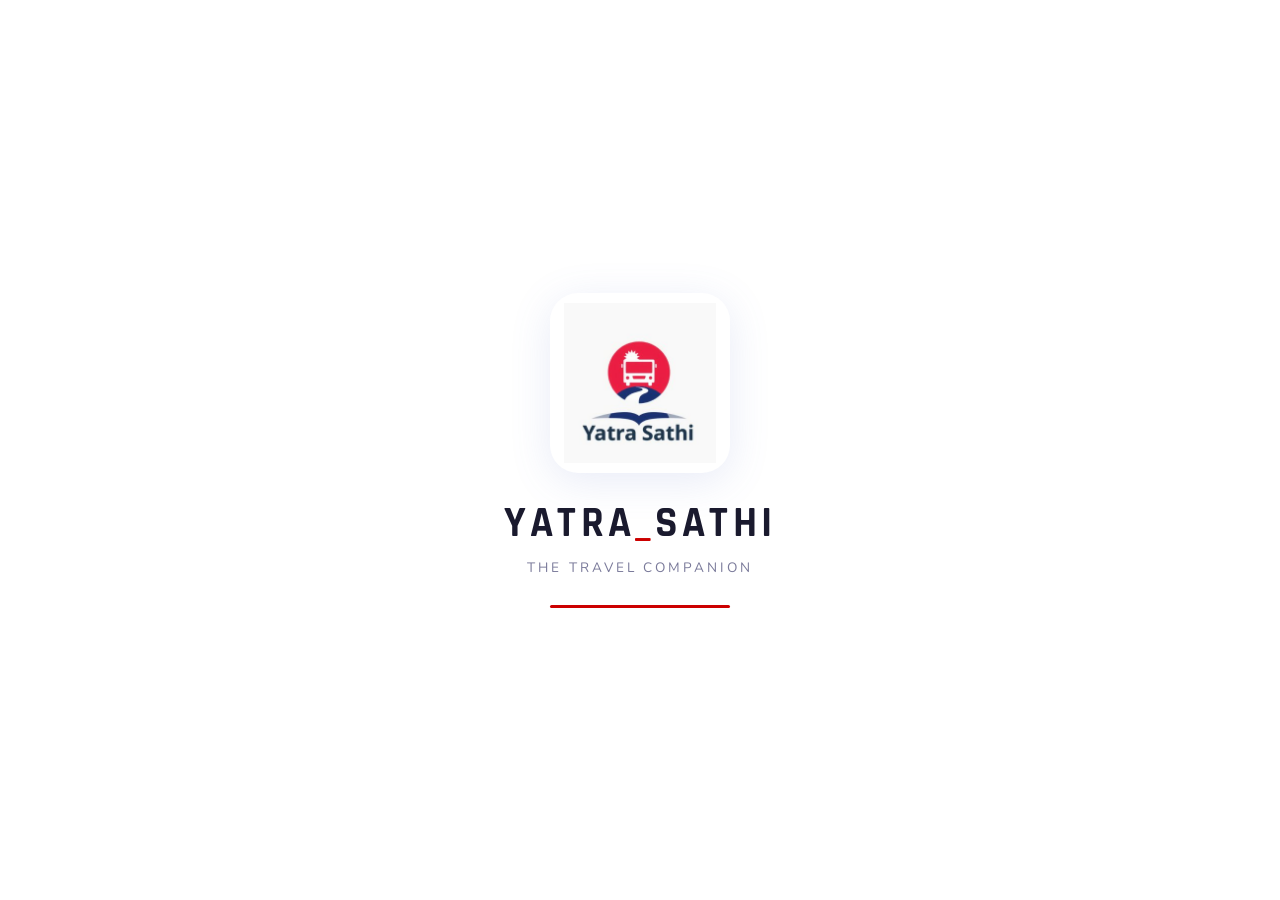
<file: index.html>
<!DOCTYPE html>
<html lang="en">

<head>
    <meta charset="UTF-8" />
    <meta name="viewport" content="width=device-width, initial-scale=1.0" />
    <title>YATRA_SATHI</title>
    <link href="https://fonts.googleapis.com/css2?family=Rajdhani:wght@600;700&family=Nunito:wght@400;600&display=swap"
        rel="stylesheet" />
    <style>
        *,
        *::before, sorry
        *::after {
            box-sizing: border-box;
            margin: 0;
            padding: 0;
        }

        html {
            scroll-behavior: smooth;
        }

        /* ── SPLASH SCREEN ── */
        .splash {
            position: fixed;
            inset: 0;
            z-index: 999;
            background: #ffffff;
            display: flex;
            flex-direction: column;
            align-items: center;
            justify-content: center;
            gap: 0px;
            transition: opacity 0.6s ease;
        }

        .splash.fade-out {
            opacity: 0;
            pointer-events: none;
        }

        .splash.hidden {
            display: none;
        }

        .splash-logo {
            width: 180px;
            height: 180px;
            border-radius: 28px;
            background: #fff;
            overflow: hidden;
            display: flex;
            align-items: center;
            justify-content: center;
            padding: 10px;
            box-shadow: 0 8px 40px rgba(100, 120, 200, 0.15);
            opacity: 0;
            transform: scale(0.6);
            transition: opacity 0.6s ease, transform 0.7s cubic-bezier(0.22, 1, 0.36, 1);
        }

        .splash-logo.show {
            opacity: 1;
            transform: scale(1);
        }

        .splash-logo img {
            width: 100%;
            height: 100%;
            object-fit: contain;
        }

        .splash-title {
            font-family: 'Rajdhani', sans-serif;
            font-size: 2.6rem;
            font-weight: 700;
            letter-spacing: 0.10em;
            color: #1a1a2e;
            margin-top: 24px;
            opacity: 0;
            transform: translateY(16px);
            transition: opacity 0.6s ease 0.3s, transform 0.6s ease 0.3s;
        }

        .splash-title span {
            color: #cc0000;
        }

        .splash-title.show {
            opacity: 1;
            transform: translateY(0);
        }

        .splash-motto {
            font-size: 0.85rem;
            letter-spacing: 0.22em;
            text-transform: uppercase;
            color: #7a7a9a;
            margin-top: 8px;
            opacity: 0;
            transform: translateY(10px);
            transition: opacity 0.6s ease 0.5s, transform 0.6s ease 0.5s;
        }

        .splash-motto.show {
            opacity: 1;
            transform: translateY(0);
        }

        .splash-bar {
            width: 0px;
            height: 3px;
            background: #cc0000;
            border-radius: 2px;
            margin-top: 28px;
            transition: width 2s cubic-bezier(0.4, 0, 0.2, 1) 0.7s;
        }

        .splash-bar.grow {
            width: 180px;
        }

        /* Flying logo animation */
        .splash-logo.fly {
            transition: opacity 0.5s ease, transform 0.8s cubic-bezier(0.4, 0, 0.2, 1), width 0.8s cubic-bezier(0.4, 0, 0.2, 1), height 0.8s cubic-bezier(0.4, 0, 0.2, 1), border-radius 0.8s ease, box-shadow 0.5s ease;
        }

        /* ── MAIN PAGE ── */
        body {
            font-family: 'Nunito', sans-serif;
            min-height: 100vh;
            display: flex;
            flex-direction: column;
            align-items: center;
            justify-content: center;
            background: #ffffff;
            background-image:
                radial-gradient(ellipse 80% 60% at 20% 10%, #eef2ff 0%, transparent 60%),
                radial-gradient(ellipse 60% 50% at 80% 90%, #fff0f2 0%, transparent 60%),
                radial-gradient(ellipse 50% 40% at 50% 50%, #f9f9ff 0%, transparent 70%);
            animation: bgShift 8s ease-in-out infinite alternate;
            overflow: hidden;
            position: relative;
            color: #1a1a2e;
        }

        @keyframes bgShift {
            0% {
                background-image: radial-gradient(ellipse 80% 60% at 20% 10%, #eef2ff 0%, transparent 60%), radial-gradient(ellipse 60% 50% at 80% 90%, #fff0f2 0%, transparent 60%), radial-gradient(ellipse 50% 40% at 50% 50%, #f9f9ff 0%, transparent 70%);
            }

            50% {
                background-image: radial-gradient(ellipse 80% 60% at 70% 20%, #f5f0ff 0%, transparent 60%), radial-gradient(ellipse 60% 50% at 20% 80%, #fff5f0 0%, transparent 60%), radial-gradient(ellipse 50% 40% at 50% 50%, #f8fffc 0%, transparent 70%);
            }

            100% {
                background-image: radial-gradient(ellipse 80% 60% at 50% 80%, #f0f8ff 0%, transparent 60%), radial-gradient(ellipse 60% 50% at 30% 20%, #fff0f5 0%, transparent 60%), radial-gradient(ellipse 50% 40% at 50% 50%, #fffaf0 0%, transparent 70%);
            }
        }

        body::before {
            content: '';
            position: fixed;
            inset: 0;
            background-image: radial-gradient(circle, #c8c8d8 1px, transparent 1px);
            background-size: 36px 36px;
            opacity: 0.25;
            z-index: 0;
            pointer-events: none;
        }

        /* ── CARD ── */
        .card {
            position: relative;
            z-index: 10;
            background: rgba(255, 255, 255, 0.70);
            border: 1px solid rgba(200, 210, 255, 0.50);
            border-radius: 28px;
            padding: 52px 60px 48px;
            max-width: 520px;
            width: 92%;
            text-align: center;
            backdrop-filter: blur(20px);
            box-shadow: 0 4px 24px rgba(100, 120, 200, 0.10), 0 1px 0 rgba(255, 255, 255, 0.9) inset;
            opacity: 0;
            transform: translateY(30px);
            transition: opacity 0.7s ease, transform 0.7s cubic-bezier(0.22, 1, 0.36, 1);
        }

        .card.show {
            opacity: 1;
            transform: translateY(0);
        }

        /* ── LOGO IN CARD ── */
        .logo-wrap {
            width: 150px;
            height: 150px;
            margin: 0 auto 20px;
            border-radius: 20px;
            overflow: hidden;
            background: #ffffff;
            display: flex;
            align-items: center;
            justify-content: center;
            padding: 8px;
            box-shadow: 0 4px 20px rgba(100, 120, 200, 0.12), 0 0 0 1px rgba(200, 210, 255, 0.4);
            opacity: 0;
            transition: opacity 0.4s ease;
        }

        .logo-wrap.show {
            opacity: 1;
        }

        .logo-wrap img {
            width: 100%;
            height: 100%;
            object-fit: contain;
        }

        .title {
            font-family: 'Rajdhani', sans-serif;
            font-size: clamp(2rem, 6vw, 2.8rem);
            font-weight: 700;
            letter-spacing: 0.08em;
            color: #1a1a2e;
            line-height: 1;
        }

        .title span {
            color: #cc0000;
        }

        .motto {
            font-size: 0.88rem;
            letter-spacing: 0.22em;
            text-transform: uppercase;
            color: #7a7a9a;
            margin: 10px 0 28px;
        }

        .divider {
            width: 44px;
            height: 2.5px;
            background: #cc0000;
            margin: 0 auto 28px;
            border-radius: 2px;
        }

        .question {
            font-size: 1rem;
            font-weight: 600;
            color: #4a4a6a;
            margin-bottom: 26px;
        }

        /* ── BUTTONS ── */
        .btn-group {
            display: flex;
            gap: 18px;
            justify-content: center;
        }

        .role-btn {
            position: relative;
            width: 170px;
            height: 62px;
            border-radius: 14px;
            border: 2.5px solid #1a3aff;
            background-color: #cc0000;
            color: #ffffff;
            font-family: 'Rajdhani', sans-serif;
            font-size: 1.15rem;
            font-weight: 700;
            letter-spacing: 0.06em;
            cursor: pointer;
            overflow: hidden;
            transition: transform 0.22s ease, box-shadow 0.22s ease;
            outline: none;
        }

        .role-btn:hover {
            transform: translateY(-4px) scale(1.03);
            box-shadow: 0 10px 28px rgba(204, 0, 0, 0.28), 0 0 0 2px #1a3aff;
        }

        .role-btn .btn-label {
            position: relative;
            z-index: 2;
            transition: opacity 0.35s ease;
            display: block;
        }

        .role-btn .btn-img {
            position: absolute;
            inset: 0;
            background-size: cover;
            background-position: center;
            opacity: 0;
            transition: opacity 0.45s ease;
            z-index: 1;
        }

        .role-btn .btn-img::after {
            content: '';
            position: absolute;
            inset: 0;
            background: rgba(0, 0, 0, 0.30);
        }

        .role-btn:hover .btn-img {
            opacity: 1;
        }

        .role-btn:hover .btn-label {
            opacity: 0;
        }

        #btn-driver .btn-img {
            background-image: url('driver.jpg');
        }

        #btn-passenger .btn-img {
            background-image: url('passenger.jpg');
        }

        /* Flying logo overlay for button click */
        .fly-logo {
            position: fixed;
            z-index: 999;
            background: #fff;
            border-radius: 20px;
            overflow: hidden;
            display: flex;
            align-items: center;
            justify-content: center;
            padding: 6px;
            box-shadow: 0 4px 20px rgba(100, 120, 200, 0.14);
            pointer-events: none;
            transition: top 0.7s cubic-bezier(0.4, 0, 0.2, 1),
                left 0.7s cubic-bezier(0.4, 0, 0.2, 1),
                width 0.7s cubic-bezier(0.4, 0, 0.2, 1),
                height 0.7s cubic-bezier(0.4, 0, 0.2, 1),
                border-radius 0.7s ease,
                opacity 0.3s ease 0.6s;
        }

        .fly-logo img {
            width: 100%;
            height: 100%;
            object-fit: contain;
        }

        .fly-logo.gone {
            opacity: 0;
        }

        /* Card fade out on click */
        .card.exit {
            opacity: 0 !important;
            transform: scale(0.96) translateY(10px) !important;
            transition: opacity 0.45s ease, transform 0.45s ease !important;
        }

        @media (max-width: 480px) {
            .card {
                padding: 36px 22px 32px;
            }

            .btn-group {
                flex-direction: column;
                align-items: center;
            }

            .role-btn {
                width: 100%;
            }
        }
    </style>
</head>

<body>

    <!-- SPLASH SCREEN -->
    <div class="splash" id="splash">
        <div class="splash-logo" id="splashLogo">
            <img src="[data-uri]"
                alt="YATRA_SATHI Logo" />
        </div>
        <div class="splash-title" id="splashTitle">YATRA<span>_</span>SATHI</div>
        <div class="splash-motto" id="splashMotto">The Travel Companion</div>
        <div class="splash-bar" id="splashBar"></div>
    </div>

    <!-- MAIN CARD -->
    <div class="card" id="mainCard">
        <div class="logo-wrap" id="cardLogo">
            <img src="[data-uri]"
                alt="YATRA_SATHI Logo" />
        </div>
        <h1 class="title">YATRA<span>_</span>SATHI</h1>
        <p class="motto">The Travel Companion</p>
        <div class="divider"></div>
        <p class="question">How would you like to continue?</p>
        <div class="btn-group">
            <button class="role-btn" id="btn-driver" onclick="selectRole('driver')">
                <div class="btn-img"></div>
                <span class="btn-label">🚗 Driver</span>
            </button>
            <button class="role-btn" id="btn-passenger" onclick="selectRole('passenger')">
                <div class="btn-img"></div>
                <span class="btn-label">🧳 Passenger</span>
            </button>
        </div>
    </div>

    <p class="tag">YATRA_SATHI &mdash; Your Journey, Our Priority</p>

    <script>
        var splashLogo = document.getElementById('splashLogo');
        var splashTitle = document.getElementById('splashTitle');
        var splashMotto = document.getElementById('splashMotto');
        var splashBar = document.getElementById('splashBar');
        var splash = document.getElementById('splash');
        var mainCard = document.getElementById('mainCard');
        var cardLogo = document.getElementById('cardLogo');

        // Phase 1 — logo pops in
        setTimeout(function () {
            splashLogo.classList.add('show');
        }, 100);

        // Phase 2 — title + motto fade in
        setTimeout(function () {
            splashTitle.classList.add('show');
            splashMotto.classList.add('show');
        }, 400);

        // Phase 3 — loading bar grows
        setTimeout(function () {
            splashBar.classList.add('grow');
        }, 600);

        // Phase 4 — fly logo to card position
        setTimeout(function () {
            // Get splash logo position
            var splashRect = splashLogo.getBoundingClientRect();

            // Show card (invisible) so we can measure the cardLogo position
            mainCard.style.opacity = '0';
            mainCard.style.transform = 'translateY(0)';
            mainCard.style.transition = 'none';
            mainCard.classList.add('show');
            cardLogo.classList.add('show');

            var cardRect = cardLogo.getBoundingClientRect();

            // Reset card to invisible for final reveal
            mainCard.style.opacity = '0';
            mainCard.style.transform = 'translateY(30px)';

            // Calculate delta
            var dx = cardRect.left - splashRect.left;
            var dy = cardRect.top - splashRect.top;
            var scaleX = cardRect.width / splashRect.width;
            var scaleY = cardRect.height / splashRect.height;

            // Fade out text on splash
            splashTitle.style.transition = 'opacity 0.3s ease';
            splashMotto.style.transition = 'opacity 0.3s ease';
            splashBar.style.transition = 'opacity 0.3s ease';
            splashTitle.style.opacity = '0';
            splashMotto.style.opacity = '0';
            splashBar.style.opacity = '0';

            // Fly the splash logo to card logo position
            splashLogo.classList.add('fly');
            splashLogo.style.transform = 'scale(1) translate(' + dx + 'px, ' + dy + 'px) scale(' + scaleX + ')';
            splashLogo.style.borderRadius = '20px';
            splashLogo.style.boxShadow = '0 4px 20px rgba(100,120,200,0.12)';

        }, 2800);

        // Phase 5 — reveal main card, hide splash
        setTimeout(function () {
            // Fade out splash
            splash.classList.add('fade-out');

            // Reveal main card
            mainCard.style.transition = 'opacity 0.7s ease, transform 0.7s cubic-bezier(0.22,1,0.36,1)';
            mainCard.style.opacity = '1';
            mainCard.style.transform = 'translateY(0)';
            cardLogo.style.opacity = '1';

        }, 3500);

        // Phase 6 — remove splash from DOM
        setTimeout(function () {
            splash.classList.add('hidden');
        }, 4200);

        function selectRole(role) {
            var dest = role === 'driver' ? 'driver-login.html' : 'passenger-login.html';

            // 1. Get card logo's current position & size
            var cardLogoEl = document.getElementById('cardLogo');
            var rect = cardLogoEl.getBoundingClientRect();

            // 2. Create a flying clone of the logo at the exact same position
            var flyEl = document.createElement('div');
            flyEl.className = 'fly-logo';
            flyEl.style.top = rect.top + 'px';
            flyEl.style.left = rect.left + 'px';
            flyEl.style.width = rect.width + 'px';
            flyEl.style.height = rect.height + 'px';
            flyEl.innerHTML = cardLogoEl.innerHTML;
            document.body.appendChild(flyEl);

            // 3. Fade out the card
            document.getElementById('mainCard').classList.add('exit');

            // 4. After a tiny frame, fly the logo to top-left (topbar position)
            requestAnimationFrame(function () {
                requestAnimationFrame(function () {
                    flyEl.style.top = '14px';
                    flyEl.style.left = '20px';
                    flyEl.style.width = '46px';
                    flyEl.style.height = '46px';
                    flyEl.style.borderRadius = '10px';
                });
            });

            // 5. Navigate after animation completes
            setTimeout(function () {
                window.location.href = dest;
            }, 850);
        }
    </script>
</body>

</html>
</file>
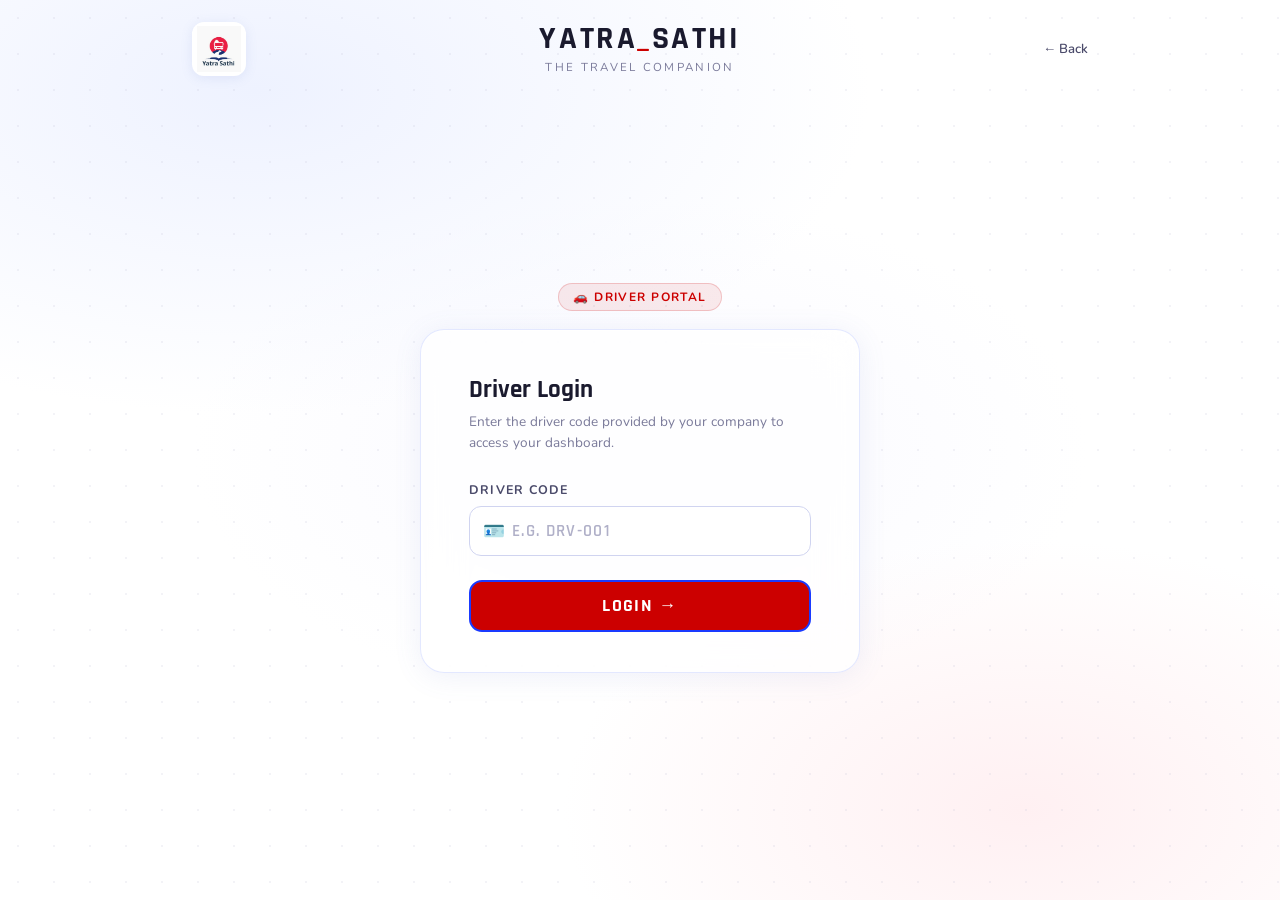
<file: driver-login.html>
<!DOCTYPE html>
<html lang="en">

<head>
    <meta charset="UTF-8" />
    <meta name="viewport" content="width=device-width, initial-scale=1.0" />
    <title>Driver Login — YATRA_SATHI</title>
    <link
        href="https://fonts.googleapis.com/css2?family=Rajdhani:wght@600;700&family=Nunito:wght@400;600;700&display=swap"
        rel="stylesheet" />
    <style>
        *,
        *::before,
        *::after {
            box-sizing: border-box;
            margin: 0;
            padding: 0;
        }

        body {
            font-family: 'Nunito', sans-serif;
            min-height: 100vh;
            background: #ffffff;
            background-image:
                radial-gradient(ellipse 80% 60% at 20% 10%, #eef2ff 0%, transparent 60%),
                radial-gradient(ellipse 60% 50% at 80% 90%, #fff0f2 0%, transparent 60%),
                radial-gradient(ellipse 50% 40% at 50% 50%, #f9f9ff 0%, transparent 70%);
            animation: bgShift 8s ease-in-out infinite alternate;
            display: flex;
            flex-direction: column;
            align-items: center;
            color: #1a1a2e;
            position: relative;
            overflow-x: hidden;
        }

        @keyframes bgShift {
            0% {
                background-image: radial-gradient(ellipse 80% 60% at 20% 10%, #eef2ff 0%, transparent 60%), radial-gradient(ellipse 60% 50% at 80% 90%, #fff0f2 0%, transparent 60%), radial-gradient(ellipse 50% 40% at 50% 50%, #f9f9ff 0%, transparent 70%);
            }

            50% {
                background-image: radial-gradient(ellipse 80% 60% at 70% 20%, #f5f0ff 0%, transparent 60%), radial-gradient(ellipse 60% 50% at 20% 80%, #fff5f0 0%, transparent 60%), radial-gradient(ellipse 50% 40% at 50% 50%, #f8fffc 0%, transparent 70%);
            }

            100% {
                background-image: radial-gradient(ellipse 80% 60% at 50% 80%, #f0f8ff 0%, transparent 60%), radial-gradient(ellipse 60% 50% at 30% 20%, #fff0f5 0%, transparent 60%), radial-gradient(ellipse 50% 40% at 50% 50%, #fffaf0 0%, transparent 70%);
            }
        }

        body::before {
            content: '';
            position: fixed;
            inset: 0;
            background-image: radial-gradient(circle, #c8c8d8 1px, transparent 1px);
            background-size: 36px 36px;
            opacity: 0.22;
            z-index: 0;
            pointer-events: none;
        }

        /* ── TOP BAR ── */
        .topbar {
            position: relative;
            z-index: 10;
            width: 100%;
            max-width: 960px;
            display: flex;
            align-items: center;
            justify-content: space-between;
            padding: 22px 32px 0;
            animation: fadeDown 0.6s cubic-bezier(0.22, 1, 0.36, 1) both;
        }

        @keyframes fadeDown {
            from {
                opacity: 0;
                transform: translateY(-16px);
            }

            to {
                opacity: 1;
                transform: translateY(0);
            }
        }

        /* Logo — top left */
        .logo-link {
            display: flex;
            align-items: center;
            gap: 12px;
            text-decoration: none;
        }

        .logo-img {
            width: 54px;
            height: 54px;
            border-radius: 12px;
            overflow: hidden;
            background: #fff;
            box-shadow: 0 2px 12px rgba(100, 120, 200, 0.13);
            display: flex;
            align-items: center;
            justify-content: center;
            padding: 4px;
            flex-shrink: 0;
        }

        .logo-img img {
            width: 100%;
            height: 100%;
            object-fit: contain;
        }

        .logo-text {
            font-family: 'Rajdhani', sans-serif;
            font-size: 1.1rem;
            font-weight: 700;
            color: #1a1a2e;
            letter-spacing: 0.06em;
            line-height: 1.1;
        }

        .logo-text span {
            color: #cc0000;
        }

        .logo-sub {
            font-size: 0.65rem;
            color: #7a7a9a;
            letter-spacing: 0.15em;
            text-transform: uppercase;
        }

        /* Center title */
        .center-title {
            position: absolute;
            left: 50%;
            transform: translateX(-50%);
            text-align: center;
            pointer-events: none;
        }

        .center-title h1 {
            font-family: 'Rajdhani', sans-serif;
            font-size: clamp(1.4rem, 3vw, 2rem);
            font-weight: 700;
            letter-spacing: 0.08em;
            color: #1a1a2e;
            line-height: 1;
        }

        .center-title h1 span {
            color: #cc0000;
        }

        .center-title p {
            font-size: 0.72rem;
            letter-spacing: 0.2em;
            text-transform: uppercase;
            color: #7a7a9a;
            margin-top: 4px;
        }

        /* Back link — top right */
        .back-link {
            font-size: 0.82rem;
            color: #4a4a6a;
            text-decoration: none;
            font-weight: 600;
            display: flex;
            align-items: center;
            gap: 5px;
            transition: color 0.2s;
        }

        .back-link:hover {
            color: #cc0000;
        }

        /* ── LOGIN CARD ── */
        .login-wrap {
            position: relative;
            z-index: 10;
            display: flex;
            flex-direction: column;
            align-items: center;
            justify-content: center;
            flex: 1;
            width: 100%;
            padding: 40px 20px 60px;
        }

        .badge {
            display: inline-flex;
            align-items: center;
            gap: 6px;
            background: rgba(204, 0, 0, 0.08);
            border: 1px solid rgba(204, 0, 0, 0.18);
            border-radius: 20px;
            padding: 5px 14px;
            font-size: 0.75rem;
            font-weight: 700;
            letter-spacing: 0.12em;
            text-transform: uppercase;
            color: #cc0000;
            margin-bottom: 18px;
            animation: fadeUp 0.5s 0.1s cubic-bezier(0.22, 1, 0.36, 1) both;
        }

        .card {
            background: rgba(255, 255, 255, 0.75);
            border: 1px solid rgba(200, 210, 255, 0.50);
            border-radius: 24px;
            padding: 44px 48px 40px;
            width: 100%;
            max-width: 440px;
            backdrop-filter: blur(20px);
            -webkit-backdrop-filter: blur(20px);
            box-shadow: 0 4px 28px rgba(100, 120, 200, 0.10), 0 1px 0 rgba(255, 255, 255, 0.9) inset;
            animation: fadeUp 0.6s 0.15s cubic-bezier(0.22, 1, 0.36, 1) both;
        }

        @keyframes fadeUp {
            from {
                opacity: 0;
                transform: translateY(24px);
            }

            to {
                opacity: 1;
                transform: translateY(0);
            }
        }

        .card-title {
            font-family: 'Rajdhani', sans-serif;
            font-size: 1.55rem;
            font-weight: 700;
            color: #1a1a2e;
            margin-bottom: 6px;
        }

        .card-sub {
            font-size: 0.85rem;
            color: #7a7a9a;
            margin-bottom: 28px;
            line-height: 1.5;
        }

        /* Input */
        .field {
            margin-bottom: 20px;
        }

        .field label {
            display: block;
            font-size: 0.78rem;
            font-weight: 700;
            letter-spacing: 0.1em;
            text-transform: uppercase;
            color: #4a4a6a;
            margin-bottom: 8px;
        }

        .input-wrap {
            position: relative;
            display: flex;
            align-items: center;
        }

        .input-icon {
            position: absolute;
            left: 14px;
            font-size: 1.1rem;
            pointer-events: none;
            color: #9090b0;
        }

        .field input {
            width: 100%;
            padding: 13px 14px 13px 42px;
            border: 1.5px solid #d0d4f0;
            border-radius: 12px;
            font-family: 'Rajdhani', sans-serif;
            font-size: 1.05rem;
            font-weight: 600;
            letter-spacing: 0.08em;
            color: #1a1a2e;
            background: rgba(255, 255, 255, 0.8);
            outline: none;
            transition: border-color 0.2s, box-shadow 0.2s;
            text-transform: uppercase;
        }

        .field input::placeholder {
            color: #b0b0c8;
            font-weight: 600;
            text-transform: uppercase;
        }

        .field input:focus {
            border-color: #1a3aff;
            box-shadow: 0 0 0 3px rgba(26, 58, 255, 0.10);
        }

        /* Error message */
        .error-msg {
            display: none;
            background: rgba(204, 0, 0, 0.07);
            border: 1px solid rgba(204, 0, 0, 0.2);
            border-radius: 10px;
            padding: 10px 14px;
            font-size: 0.82rem;
            color: #cc0000;
            font-weight: 600;
            margin-bottom: 16px;
            animation: shake 0.35s ease;
        }

        .error-msg.show {
            display: block;
        }

        @keyframes shake {

            0%,
            100% {
                transform: translateX(0);
            }

            25% {
                transform: translateX(-6px);
            }

            75% {
                transform: translateX(6px);
            }
        }

        /* Login button */
        .login-btn {
            width: 100%;
            height: 52px;
            border-radius: 13px;
            border: 2.5px solid #1a3aff;
            background: #cc0000;
            color: #ffffff;
            font-family: 'Rajdhani', sans-serif;
            font-size: 1.1rem;
            font-weight: 700;
            letter-spacing: 0.08em;
            cursor: pointer;
            transition: transform 0.2s ease, box-shadow 0.2s ease, background 0.2s;
            margin-top: 4px;
        }

        .login-btn:hover {
            transform: translateY(-2px);
            box-shadow: 0 8px 24px rgba(204, 0, 0, 0.28);
            background: #aa0000;
        }

        .login-btn:active {
            transform: translateY(0);
        }

        /* Demo hint */
        .demo-hint {
            margin-top: 22px;
            padding: 14px 16px;
            background: rgba(26, 58, 255, 0.04);
            border: 1px dashed rgba(26, 58, 255, 0.20);
            border-radius: 12px;
            font-size: 0.78rem;
            color: #6a6a9a;
            line-height: 1.6;
            text-align: center;
        }

        .demo-hint strong {
            color: #1a3aff;
        }

        /* ── SUCCESS OVERLAY ── */
        .overlay {
            display: none;
            position: fixed;
            inset: 0;
            background: rgba(255, 255, 255, 0.85);
            backdrop-filter: blur(10px);
            z-index: 100;
            align-items: center;
            justify-content: center;
            flex-direction: column;
            gap: 16px;
            animation: fadeIn 0.3s ease;
        }

        .overlay.show {
            display: flex;
        }

        @keyframes fadeIn {
            from {
                opacity: 0;
            }

            to {
                opacity: 1;
            }
        }

        .spinner {
            width: 52px;
            height: 52px;
            border: 4px solid #e0e0f0;
            border-top-color: #cc0000;
            border-radius: 50%;
            animation: spin 0.8s linear infinite;
        }

        @keyframes spin {
            to {
                transform: rotate(360deg);
            }
        }

        .overlay p {
            font-family: 'Rajdhani', sans-serif;
            font-size: 1.1rem;
            font-weight: 700;
            color: #1a1a2e;
            letter-spacing: 0.06em;
        }

        @media (max-width: 500px) {
            .card {
                padding: 32px 22px 28px;
            }

            .center-title h1 {
                font-size: 1.1rem;
            }

            .topbar {
                padding: 16px 16px 0;
            }
        }
    </style>
</head>

<body>

    <!-- Top Bar -->
    <div class="topbar">
        <!-- Logo top-left -->
        <a class="logo-link" href="index.html" style="gap:0">
            <div class="logo-img">
                <img src="[data-uri]"
                    alt="Logo" />
            </div>
        </a>

        <!-- Name + motto center -->
        <div class="center-title">
            <h1>YATRA<span>_</span>SATHI</h1>
            <p>The Travel Companion</p>
        </div>

        <!-- Back link top-right -->
        <a class="back-link" href="index.html">← Back</a>
    </div>

    <!-- Login Card -->
    <div class="login-wrap">
        <div class="badge">🚗 Driver Portal</div>

        <div class="card">
            <div class="card-title">Driver Login</div>
            <div class="card-sub">Enter the driver code provided by your company to access your dashboard.</div>

            <div class="field">
                <label>Driver Code</label>
                <div class="input-wrap">
                    <span class="input-icon">🪪</span>
                    <input type="text" id="codeInput" placeholder="e.g. DRV-001" maxlength="7" autocomplete="off" />
                </div>
            </div>

            <div class="error-msg" id="errorMsg">❌ Invalid driver code. Please check and try again.</div>

            <button class="login-btn" onclick="handleLogin()">LOGIN →</button>

        </div>
    </div>

    <!-- Loading Overlay -->
    <div class="overlay" id="overlay">
        <div class="spinner"></div>
        <p id="overlayText">Verifying driver code...</p>
    </div>

    <script>
        // ── DEMO DRIVER DATA ──────────────────────────────────────────────
        // DRV-001 to DRV-005 → Long Routes
        // DRV-006 to DRV-010 → City Routes
        const drivers = {
            "DRV-001": {
                name: "Ram Bahadur Thapa",
                code: "DRV-001",
                busNo: "Ba 1 Kha 2345",
                route: "Kathmandu → Pokhara",
                type: "Long Route",
                stops: ["Kathmandu", "Naubise", "Mugling", "Dumre", "Pokhara"],
                rating: 4.8,
                reviews: 124,
                trips: 312,
                experience: "6 years",
                status: "On Duty",
                phone: "980-1234001"
            },
            "DRV-002": {
                name: "Sita Kumari Shrestha",
                code: "DRV-002",
                busNo: "Ba 2 Kha 3456",
                route: "Kathmandu → Chitwan",
                type: "Long Route",
                stops: ["Kathmandu", "Naubise", "Mugling", "Narayanghat", "Bharatpur"],
                rating: 4.5,
                reviews: 98,
                trips: 245,
                experience: "4 years",
                status: "On Duty",
                phone: "980-1234002"
            },
            "DRV-003": {
                name: "Suresh Rai",
                code: "DRV-003",
                busNo: "Ba 3 Kha 4567",
                route: "Kathmandu → Butwal",
                type: "Long Route",
                stops: ["Kathmandu", "Naubise", "Mugling", "Narayanghat", "Butwal"],
                rating: 4.3,
                reviews: 76,
                trips: 198,
                experience: "7 years",
                status: "On Duty",
                phone: "980-1234003"
            },
            "DRV-004": {
                name: "Dipak Karki",
                code: "DRV-004",
                busNo: "Ba 4 Kha 5678",
                route: "Kathmandu → Biratnagar",
                type: "Long Route",
                stops: ["Kathmandu", "Dhulikhel", "Sindhuli", "Bardibas", "Itahari", "Biratnagar"],
                rating: 4.1,
                reviews: 61,
                trips: 155,
                experience: "2 years",
                status: "On Break",
                phone: "980-1234004"
            },
            "DRV-005": {
                name: "Arjun Oli",
                code: "DRV-005",
                busNo: "Ba 5 Kha 6789",
                route: "Kathmandu → Dharan",
                type: "Long Route",
                stops: ["Kathmandu", "Dhulikhel", "Sindhuli", "Bardibas", "Itahari", "Dharan"],
                rating: 4.4,
                reviews: 88,
                trips: 221,
                experience: "5 years",
                status: "Off Duty",
                phone: "980-1234005"
            },
            "DRV-006": {
                name: "Bikash Tamang",
                code: "DRV-006",
                busNo: "Ba 6 Kha 7890",
                route: "Ratnapark → Kalanki",
                type: "City Route",
                stops: ["Ratnapark", "Jamal", "Putalisadak", "Thapathali", "Tripureshwor", "Kalanki"],
                rating: 4.2,
                reviews: 210,
                trips: 890,
                experience: "3 years",
                status: "On Duty",
                phone: "980-1234006"
            },
            "DRV-007": {
                name: "Priya Maharjan",
                code: "DRV-007",
                busNo: "Ba 7 Kha 8901",
                route: "Koteshwor → Chabahil",
                type: "City Route",
                stops: ["Koteshwor", "Tinkune", "Airport", "Gaushala", "Chabahil"],
                rating: 4.7,
                reviews: 187,
                trips: 743,
                experience: "5 years",
                status: "Off Duty",
                phone: "980-1234007"
            },
            "DRV-008": {
                name: "Mina Lama",
                code: "DRV-008",
                busNo: "Ba 8 Kha 9012",
                route: "Ratnapark → Budhanilkantha",
                type: "City Route",
                stops: ["Ratnapark", "Maharajgunj", "Chakrapath", "Tokha", "Budhanilkantha"],
                rating: 4.9,
                reviews: 298,
                trips: 1102,
                experience: "8 years",
                status: "On Duty",
                phone: "980-1234008"
            },
            "DRV-009": {
                name: "Anita Gurung",
                code: "DRV-009",
                busNo: "Ba 9 Kha 0123",
                route: "Lagankhel → Sundarijal",
                type: "City Route",
                stops: ["Lagankhel", "Jawalakhel", "Pulchowk", "Ratnapark", "Chabahil", "Sundarijal"],
                rating: 4.6,
                reviews: 153,
                trips: 612,
                experience: "4 years",
                status: "On Duty",
                phone: "980-1234009"
            },
            "DRV-010": {
                name: "Kamala Devi Adhikari",
                code: "DRV-010",
                busNo: "Ba 10 Kha 1234",
                route: "Gongabu → Balkhu",
                type: "City Route",
                stops: ["Gongabu", "Kalimati", "Kalanki", "Satdobato", "Balkhu"],
                rating: 4.0,
                reviews: 134,
                trips: 501,
                experience: "3 years",
                status: "On Break",
                phone: "980-1234010"
            }
        };

        // Allow Enter key to trigger login
        document.getElementById('codeInput').addEventListener('keydown', e => {
            if (e.key === 'Enter') handleLogin();
        });

        // Auto-format input to uppercase
        document.getElementById('codeInput').addEventListener('input', function () {
            this.value = this.value.toUpperCase();
            document.getElementById('errorMsg').classList.remove('show');
        });

        function handleLogin() {
            const raw = document.getElementById('codeInput').value.trim().toUpperCase();
            const error = document.getElementById('errorMsg');
            const overlay = document.getElementById('overlay');
            const overlayText = document.getElementById('overlayText');

            if (!drivers[raw]) {
                error.classList.add('show');
                document.getElementById('codeInput').focus();
                return;
            }

            // Valid — show loading, save data, redirect
            error.classList.remove('show');
            overlay.classList.add('show');
            overlayText.textContent = 'Welcome, ' + drivers[raw].name.split(' ')[0] + '! Loading dashboard...';

            // Save driver data for dashboard
            localStorage.setItem('ys_driver', JSON.stringify(drivers[raw]));

            setTimeout(() => {
                window.location.href = 'driver-dashboard.html';
            }, 1800);
        }
    </script>
</body>

</html>
</file>
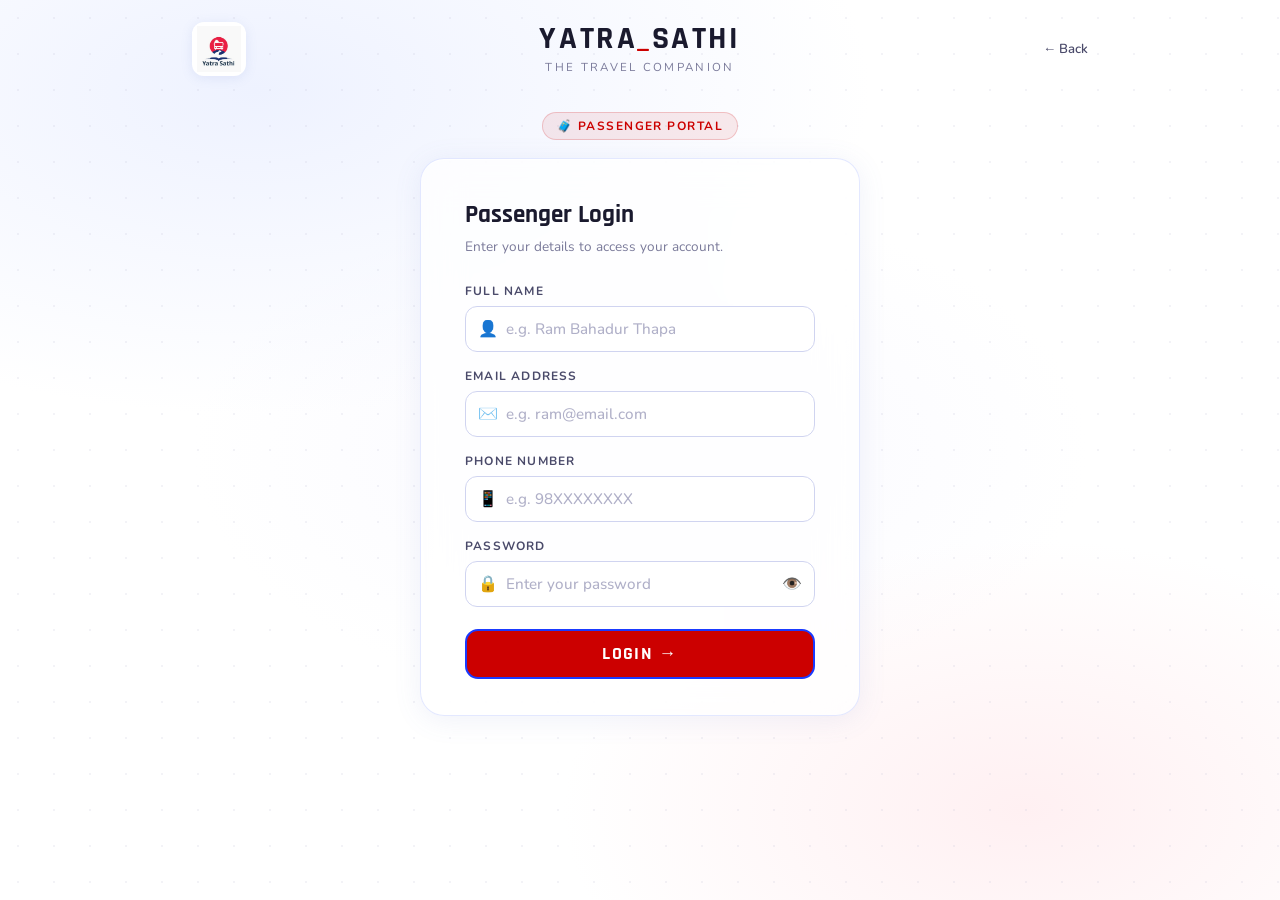
<file: passenger-login.html>
<!DOCTYPE html>
<html lang="en">

<head>
  <meta charset="UTF-8" />
  <meta name="viewport" content="width=device-width, initial-scale=1.0" />
  <title>Passenger Login — YATRA_SATHI</title>
  <link
    href="https://fonts.googleapis.com/css2?family=Rajdhani:wght@600;700&family=Nunito:wght@400;600;700&display=swap"
    rel="stylesheet" />
  <style>
    *,
    *::before,
    *::after {
      box-sizing: border-box;
      margin: 0;
      padding: 0;
    }

    body {
      font-family: 'Nunito', sans-serif;
      min-height: 100vh;
      background: #ffffff;
      background-image:
        radial-gradient(ellipse 80% 60% at 20% 10%, #eef2ff 0%, transparent 60%),
        radial-gradient(ellipse 60% 50% at 80% 90%, #fff0f2 0%, transparent 60%),
        radial-gradient(ellipse 50% 40% at 50% 50%, #f9f9ff 0%, transparent 70%);
      animation: bgShift 8s ease-in-out infinite alternate;
      display: flex;
      flex-direction: column;
      align-items: center;
      color: #1a1a2e;
      position: relative;
      overflow-x: hidden;
    }

    @keyframes bgShift {
      0% {
        background-image: radial-gradient(ellipse 80% 60% at 20% 10%, #eef2ff 0%, transparent 60%), radial-gradient(ellipse 60% 50% at 80% 90%, #fff0f2 0%, transparent 60%), radial-gradient(ellipse 50% 40% at 50% 50%, #f9f9ff 0%, transparent 70%);
      }

      50% {
        background-image: radial-gradient(ellipse 80% 60% at 70% 20%, #f5f0ff 0%, transparent 60%), radial-gradient(ellipse 60% 50% at 20% 80%, #fff5f0 0%, transparent 60%), radial-gradient(ellipse 50% 40% at 50% 50%, #f8fffc 0%, transparent 70%);
      }

      100% {
        background-image: radial-gradient(ellipse 80% 60% at 50% 80%, #f0f8ff 0%, transparent 60%), radial-gradient(ellipse 60% 50% at 30% 20%, #fff0f5 0%, transparent 60%), radial-gradient(ellipse 50% 40% at 50% 50%, #fffaf0 0%, transparent 70%);
      }
    }

    body::before {
      content: '';
      position: fixed;
      inset: 0;
      background-image: radial-gradient(circle, #c8c8d8 1px, transparent 1px);
      background-size: 36px 36px;
      opacity: 0.22;
      z-index: 0;
      pointer-events: none;
    }

    /* ── TOP BAR ── */
    .topbar {
      position: relative;
      z-index: 10;
      width: 100%;
      max-width: 960px;
      display: flex;
      align-items: center;
      justify-content: space-between;
      padding: 22px 32px 0;
      animation: fadeDown 0.6s cubic-bezier(0.22, 1, 0.36, 1) both;
    }

    @keyframes fadeDown {
      from {
        opacity: 0;
        transform: translateY(-16px);
      }

      to {
        opacity: 1;
        transform: translateY(0);
      }
    }

    .logo-img {
      width: 54px;
      height: 54px;
      border-radius: 12px;
      background: #fff;
      box-shadow: 0 2px 12px rgba(100, 120, 200, 0.13);
      display: flex;
      align-items: center;
      justify-content: center;
      padding: 4px;
      flex-shrink: 0;
      cursor: pointer;
    }

    .logo-img img {
      width: 100%;
      height: 100%;
      object-fit: contain;
    }

    .center-title {
      position: absolute;
      left: 50%;
      transform: translateX(-50%);
      text-align: center;
      pointer-events: none;
    }

    .center-title h1 {
      font-family: 'Rajdhani', sans-serif;
      font-size: clamp(1.4rem, 3vw, 2rem);
      font-weight: 700;
      letter-spacing: 0.08em;
      color: #1a1a2e;
      line-height: 1;
    }

    .center-title h1 span {
      color: #cc0000;
    }

    .center-title p {
      font-size: 0.72rem;
      letter-spacing: 0.2em;
      text-transform: uppercase;
      color: #7a7a9a;
      margin-top: 4px;
    }

    .back-link {
      font-size: 0.82rem;
      color: #4a4a6a;
      text-decoration: none;
      font-weight: 600;
      display: flex;
      align-items: center;
      gap: 5px;
      transition: color 0.2s;
    }

    .back-link:hover {
      color: #cc0000;
    }

    /* ── CARD ── */
    .login-wrap {
      position: relative;
      z-index: 10;
      display: flex;
      flex-direction: column;
      align-items: center;
      flex: 1;
      width: 100%;
      padding: 36px 20px 60px;
    }

    .badge {
      display: inline-flex;
      align-items: center;
      gap: 6px;
      background: rgba(204, 0, 0, 0.08);
      border: 1px solid rgba(204, 0, 0, 0.18);
      border-radius: 20px;
      padding: 5px 14px;
      font-size: 0.75rem;
      font-weight: 700;
      letter-spacing: 0.12em;
      text-transform: uppercase;
      color: #cc0000;
      margin-bottom: 18px;
      animation: fadeUp 0.5s 0.1s cubic-bezier(0.22, 1, 0.36, 1) both;
    }

    .card {
      background: rgba(255, 255, 255, 0.75);
      border: 1px solid rgba(200, 210, 255, 0.50);
      border-radius: 24px;
      padding: 40px 44px 36px;
      width: 100%;
      max-width: 440px;
      backdrop-filter: blur(20px);
      -webkit-backdrop-filter: blur(20px);
      box-shadow: 0 4px 28px rgba(100, 120, 200, 0.10), 0 1px 0 rgba(255, 255, 255, 0.9) inset;
      animation: fadeUp 0.6s 0.15s cubic-bezier(0.22, 1, 0.36, 1) both;
    }

    @keyframes fadeUp {
      from {
        opacity: 0;
        transform: translateY(24px);
      }

      to {
        opacity: 1;
        transform: translateY(0);
      }
    }

    .card-title {
      font-family: 'Rajdhani', sans-serif;
      font-size: 1.55rem;
      font-weight: 700;
      color: #1a1a2e;
      margin-bottom: 6px;
    }

    .card-sub {
      font-size: 0.85rem;
      color: #7a7a9a;
      margin-bottom: 26px;
      line-height: 1.5;
    }

    /* ── Fields ── */
    .field {
      margin-bottom: 16px;
    }

    .field label {
      display: block;
      font-size: 0.75rem;
      font-weight: 700;
      letter-spacing: 0.10em;
      text-transform: uppercase;
      color: #4a4a6a;
      margin-bottom: 7px;
    }

    .input-wrap {
      position: relative;
      display: flex;
      align-items: center;
    }

    .input-icon {
      position: absolute;
      left: 13px;
      font-size: 1rem;
      pointer-events: none;
      color: #9090b0;
    }

    .field input {
      width: 100%;
      padding: 12px 14px 12px 40px;
      border: 1.5px solid #d0d4f0;
      border-radius: 12px;
      font-family: 'Nunito', sans-serif;
      font-size: 0.95rem;
      font-weight: 600;
      color: #1a1a2e;
      background: rgba(255, 255, 255, 0.8);
      outline: none;
      transition: border-color 0.2s, box-shadow 0.2s;
    }

    .field input::placeholder {
      color: #b0b0c8;
      font-weight: 500;
    }

    .field input:focus {
      border-color: #1a3aff;
      box-shadow: 0 0 0 3px rgba(26, 58, 255, 0.09);
    }

    /* password toggle */
    .toggle-pw {
      position: absolute;
      right: 13px;
      background: none;
      border: none;
      cursor: pointer;
      font-size: 1rem;
      color: #9090b0;
      padding: 0;
      line-height: 1;
    }

    /* error */
    .error-msg {
      display: none;
      background: rgba(204, 0, 0, 0.07);
      border: 1px solid rgba(204, 0, 0, 0.2);
      border-radius: 10px;
      padding: 10px 14px;
      font-size: 0.82rem;
      color: #cc0000;
      font-weight: 600;
      margin-bottom: 14px;
      animation: shake 0.35s ease;
    }

    .error-msg.show {
      display: block;
    }

    @keyframes shake {

      0%,
      100% {
        transform: translateX(0);
      }

      25% {
        transform: translateX(-6px);
      }

      75% {
        transform: translateX(6px);
      }
    }

    /* Login button */
    .login-btn {
      width: 100%;
      height: 50px;
      border-radius: 13px;
      border: 2.5px solid #1a3aff;
      background: #cc0000;
      color: #ffffff;
      font-family: 'Rajdhani', sans-serif;
      font-size: 1.1rem;
      font-weight: 700;
      letter-spacing: 0.08em;
      cursor: pointer;
      margin-top: 6px;
      transition: transform 0.2s, box-shadow 0.2s, background 0.2s;
    }

    .login-btn:hover {
      transform: translateY(-2px);
      box-shadow: 0 8px 24px rgba(204, 0, 0, 0.25);
      background: #aa0000;
    }

    .login-btn:active {
      transform: translateY(0);
    }

    /* ── OVERLAY ── */
    .overlay {
      display: none;
      position: fixed;
      inset: 0;
      background: rgba(255, 255, 255, 0.85);
      backdrop-filter: blur(10px);
      z-index: 100;
      align-items: center;
      justify-content: center;
      flex-direction: column;
      gap: 16px;
    }

    .overlay.show {
      display: flex;
    }

    .spinner {
      width: 50px;
      height: 50px;
      border: 4px solid #e0e0f0;
      border-top-color: #cc0000;
      border-radius: 50%;
      animation: spin 0.8s linear infinite;
    }

    @keyframes spin {
      to {
        transform: rotate(360deg);
      }
    }

    .overlay p {
      font-family: 'Rajdhani', sans-serif;
      font-size: 1.1rem;
      font-weight: 700;
      color: #1a1a2e;
      letter-spacing: 0.06em;
    }

    @media (max-width: 500px) {
      .card {
        padding: 30px 20px 26px;
      }

      .topbar {
        padding: 16px 16px 0;
      }

      .center-title h1 {
        font-size: 1.1rem;
      }
    }
  </style>
</head>

<body>

  <!-- Top Bar -->
  <div class="topbar">
    <div class="logo-img" onclick="window.location.href='index.html'">
      <img
        src="[data-uri]"
        alt="Logo" />
    </div>

    <div class="center-title">
      <h1>YATRA<span>_</span>SATHI</h1>
      <p>The Travel Companion</p>
    </div>

    <a class="back-link" href="index.html">← Back</a>
  </div>

  <!-- Login Card -->
  <div class="login-wrap">
    <div class="badge">🧳 Passenger Portal</div>

    <div class="card">
      <div class="card-title">Passenger Login</div>
      <div class="card-sub">Enter your details to access your account.</div>

      <!-- Full Name -->
      <div class="field">
        <label>Full Name</label>
        <div class="input-wrap">
          <span class="input-icon">👤</span>
          <input type="text" id="fullName" placeholder="e.g. Ram Bahadur Thapa" />
        </div>
      </div>

      <!-- Email -->
      <div class="field">
        <label>Email Address</label>
        <div class="input-wrap">
          <span class="input-icon">✉️</span>
          <input type="email" id="email" placeholder="e.g. ram@email.com" />
        </div>
      </div>

      <!-- Phone -->
      <div class="field">
        <label>Phone Number</label>
        <div class="input-wrap">
          <span class="input-icon">📱</span>
          <input type="tel" id="phone" placeholder="e.g. 98XXXXXXXX" maxlength="10" />
        </div>
      </div>

      <!-- Password -->
      <div class="field">
        <label>Password</label>
        <div class="input-wrap">
          <span class="input-icon">🔒</span>
          <input type="password" id="password" placeholder="Enter your password" />
          <button class="toggle-pw" onclick="togglePassword()" id="toggleBtn">👁️</button>
        </div>
      </div>

      <div class="error-msg" id="errorMsg">⚠️ Please fill in all fields correctly.</div>

      <button class="login-btn" onclick="handleLogin()">LOGIN →</button>
    </div>
  </div>

  <!-- Loading Overlay -->
  <div class="overlay" id="overlay">
    <div class="spinner"></div>
    <p id="overlayText">Logging you in...</p>
  </div>

  <script>
    // Toggle password visibility
    function togglePassword() {
      const pw = document.getElementById('password');
      const btn = document.getElementById('toggleBtn');
      if (pw.type === 'password') {
        pw.type = 'text';
        btn.textContent = '🙈';
      } else {
        pw.type = 'password';
        btn.textContent = '👁️';
      }
    }

    // Clear error on any input
    ['fullName', 'email', 'phone', 'password'].forEach(id => {
      document.getElementById(id).addEventListener('input', () => {
        document.getElementById('errorMsg').classList.remove('show');
      });
    });

    // Allow Enter key on last field
    document.getElementById('password').addEventListener('keydown', e => {
      if (e.key === 'Enter') handleLogin();
    });

    function handleLogin() {
      const name = document.getElementById('fullName').value.trim();
      const email = document.getElementById('email').value.trim();
      const phone = document.getElementById('phone').value.trim();
      const password = document.getElementById('password').value.trim();
      const error = document.getElementById('errorMsg');

      // Simple validation
      if (!name || !email || !phone || !password) {
        error.textContent = '⚠️ Please fill in all fields.';
        error.classList.add('show');
        return;
      }
      if (!/^[^\s@]+@[^\s@]+\.[^\s@]+$/.test(email)) {
        error.textContent = '⚠️ Please enter a valid email address.';
        error.classList.add('show');
        return;
      }
      if (!/^[0-9]{10}$/.test(phone)) {
        error.textContent = '⚠️ Phone number must be 10 digits.';
        error.classList.add('show');
        return;
      }
      if (password.length < 6) {
        error.textContent = '⚠️ Password must be at least 6 characters.';
        error.classList.add('show');
        return;
      }

      // Save passenger data and redirect
      const passenger = { name, email, phone };
      localStorage.setItem('ys_passenger', JSON.stringify(passenger));

      const firstName = name.split(' ')[0];
      document.getElementById('overlayText').textContent = 'Welcome, ' + firstName + '! Loading your dashboard...';
      document.getElementById('overlay').classList.add('show');

      setTimeout(() => {
        window.location.href = 'passenger-dashboard.html';
      }, 1800);
    }
  </script>
</body>

</html>
</file>
